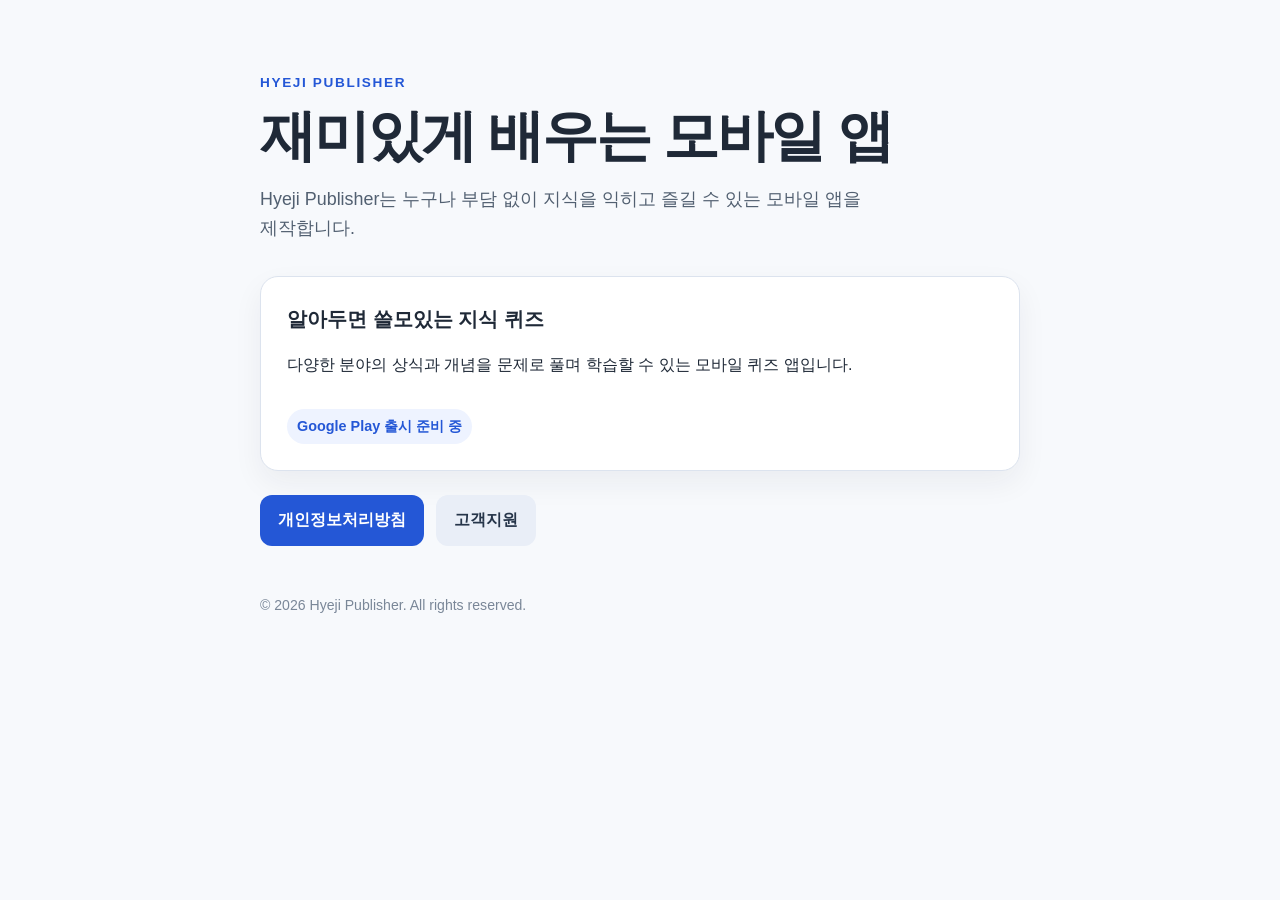
<file: index.html>
<!doctype html>
<html lang="ko">
<head>
  <meta charset="utf-8">
  <meta name="viewport" content="width=device-width, initial-scale=1">
  <title>Hyeji Publisher</title>
  <meta name="description" content="Hyeji Publisher의 모바일 앱과 지원 정보를 안내합니다.">
  <link rel="stylesheet" href="styles.css">
</head>
<body>
  <main class="container">
    <header class="hero">
      <p class="eyebrow">HYEJI PUBLISHER</p>
      <h1>재미있게 배우는 모바일 앱</h1>
      <p class="lead">
        Hyeji Publisher는 누구나 부담 없이 지식을 익히고 즐길 수 있는
        모바일 앱을 제작합니다.
      </p>
    </header>

    <section class="card">
      <h2>알아두면 쓸모있는 지식 퀴즈</h2>
      <p>
        다양한 분야의 상식과 개념을 문제로 풀며 학습할 수 있는 모바일 퀴즈 앱입니다.
      </p>
      <p class="status">Google Play 출시 준비 중</p>
    </section>

    <section class="links">
      <a class="button" href="privacy-policy.html">개인정보처리방침</a>
      <a class="button secondary" href="support.html">고객지원</a>
    </section>

    <footer>
      <p>© 2026 Hyeji Publisher. All rights reserved.</p>
    </footer>
  </main>
</body>
</html>
</file>
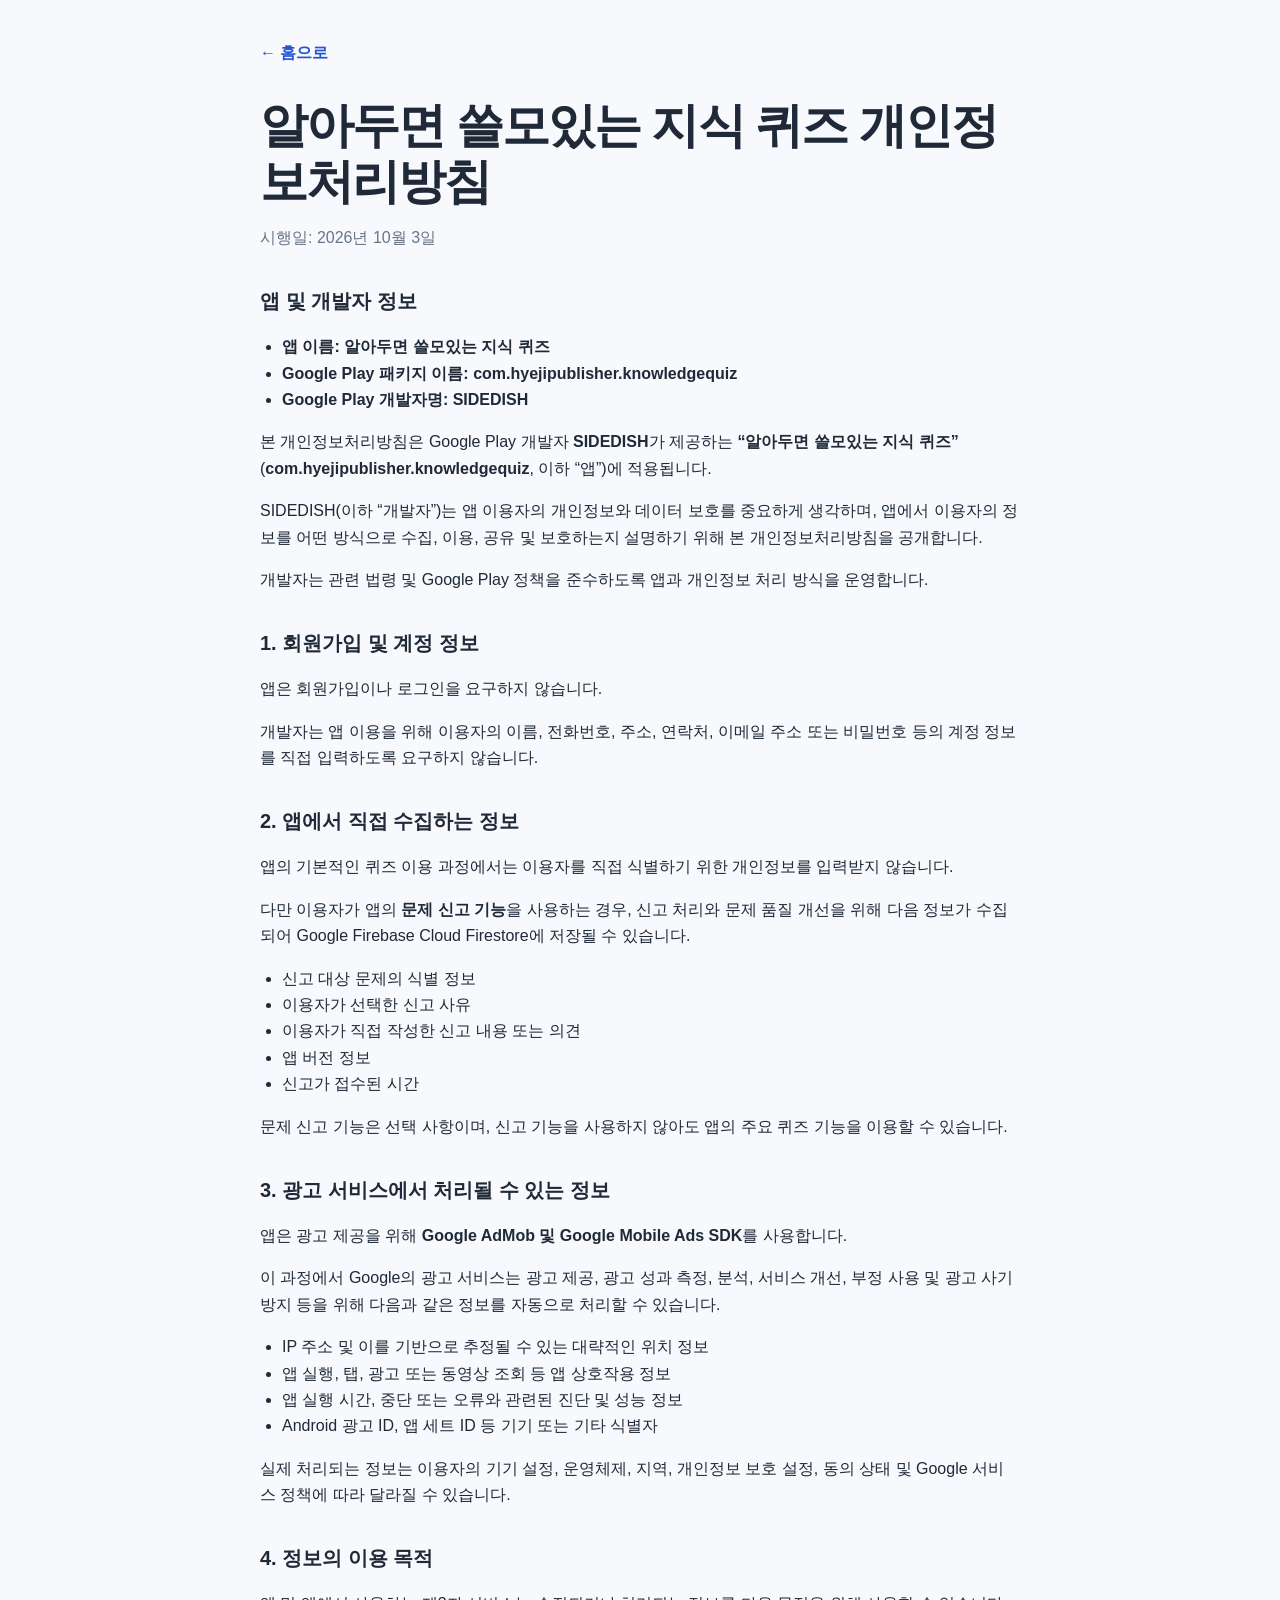
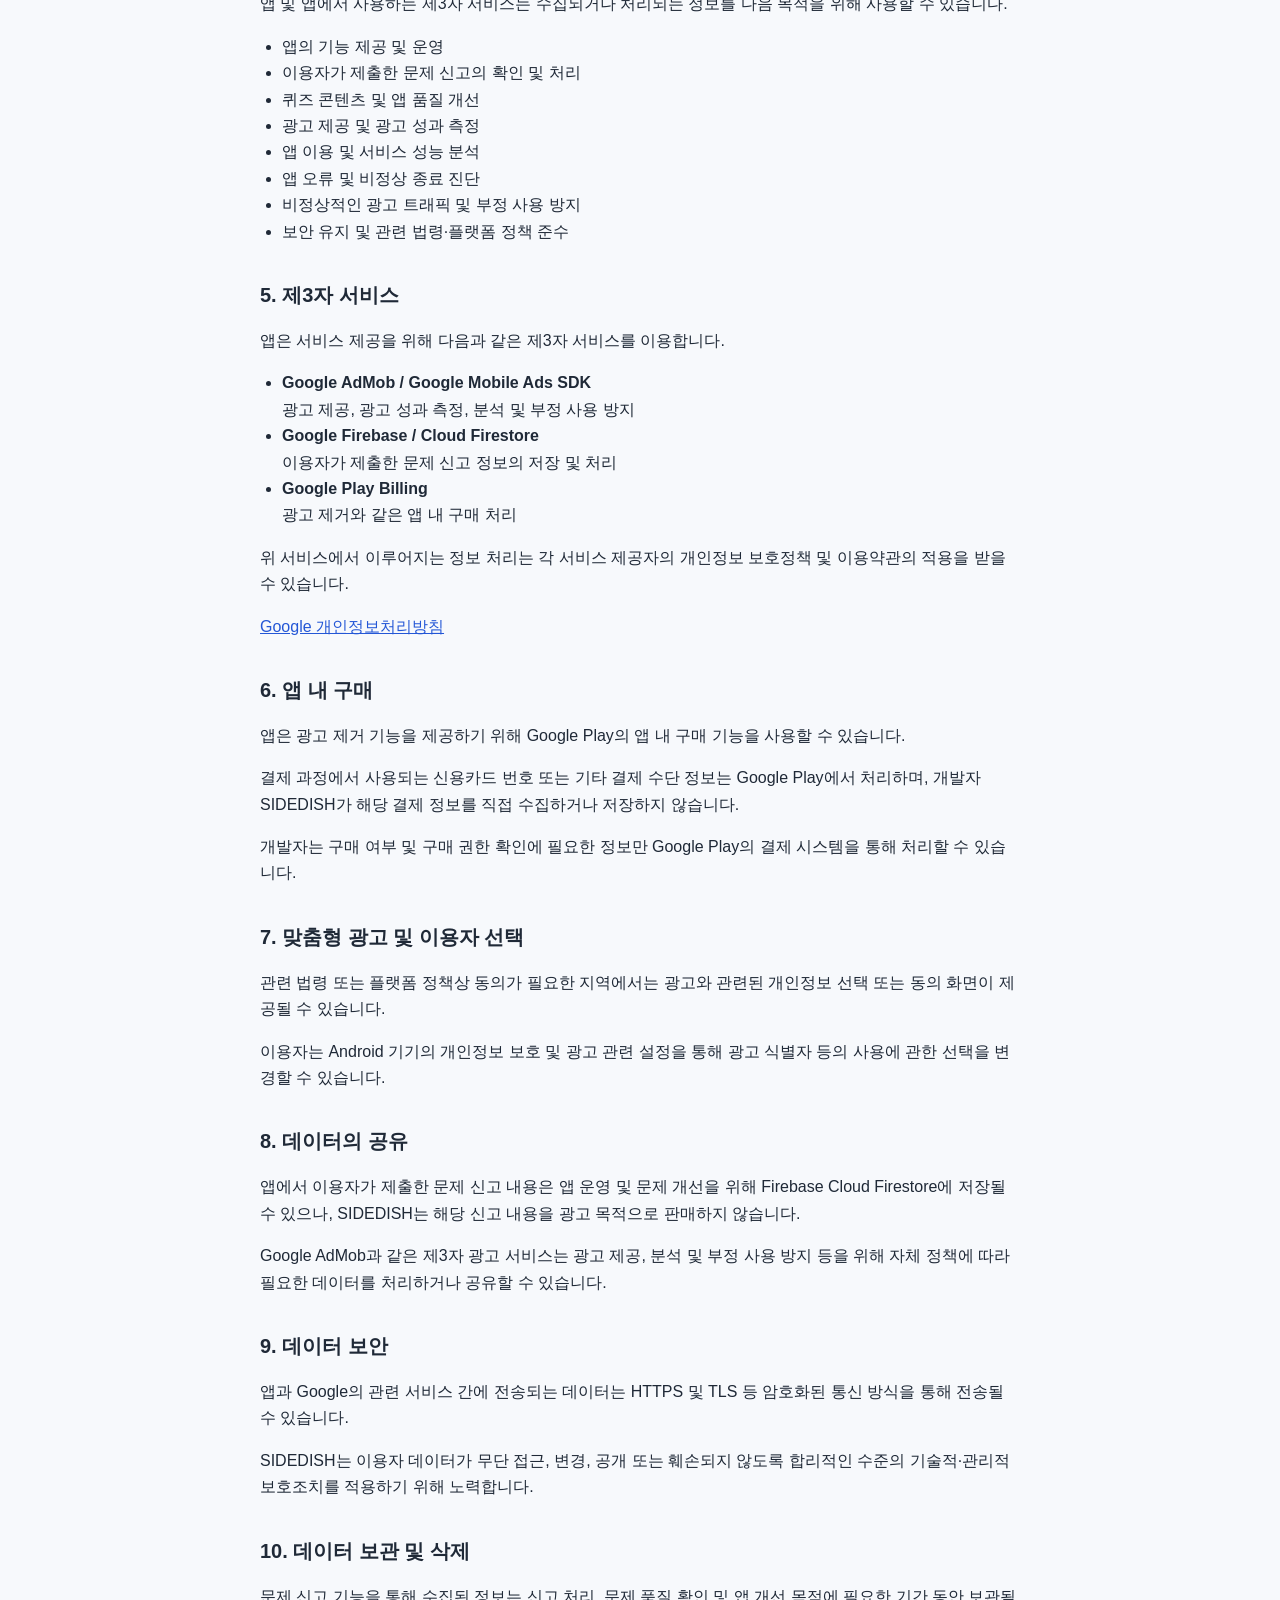
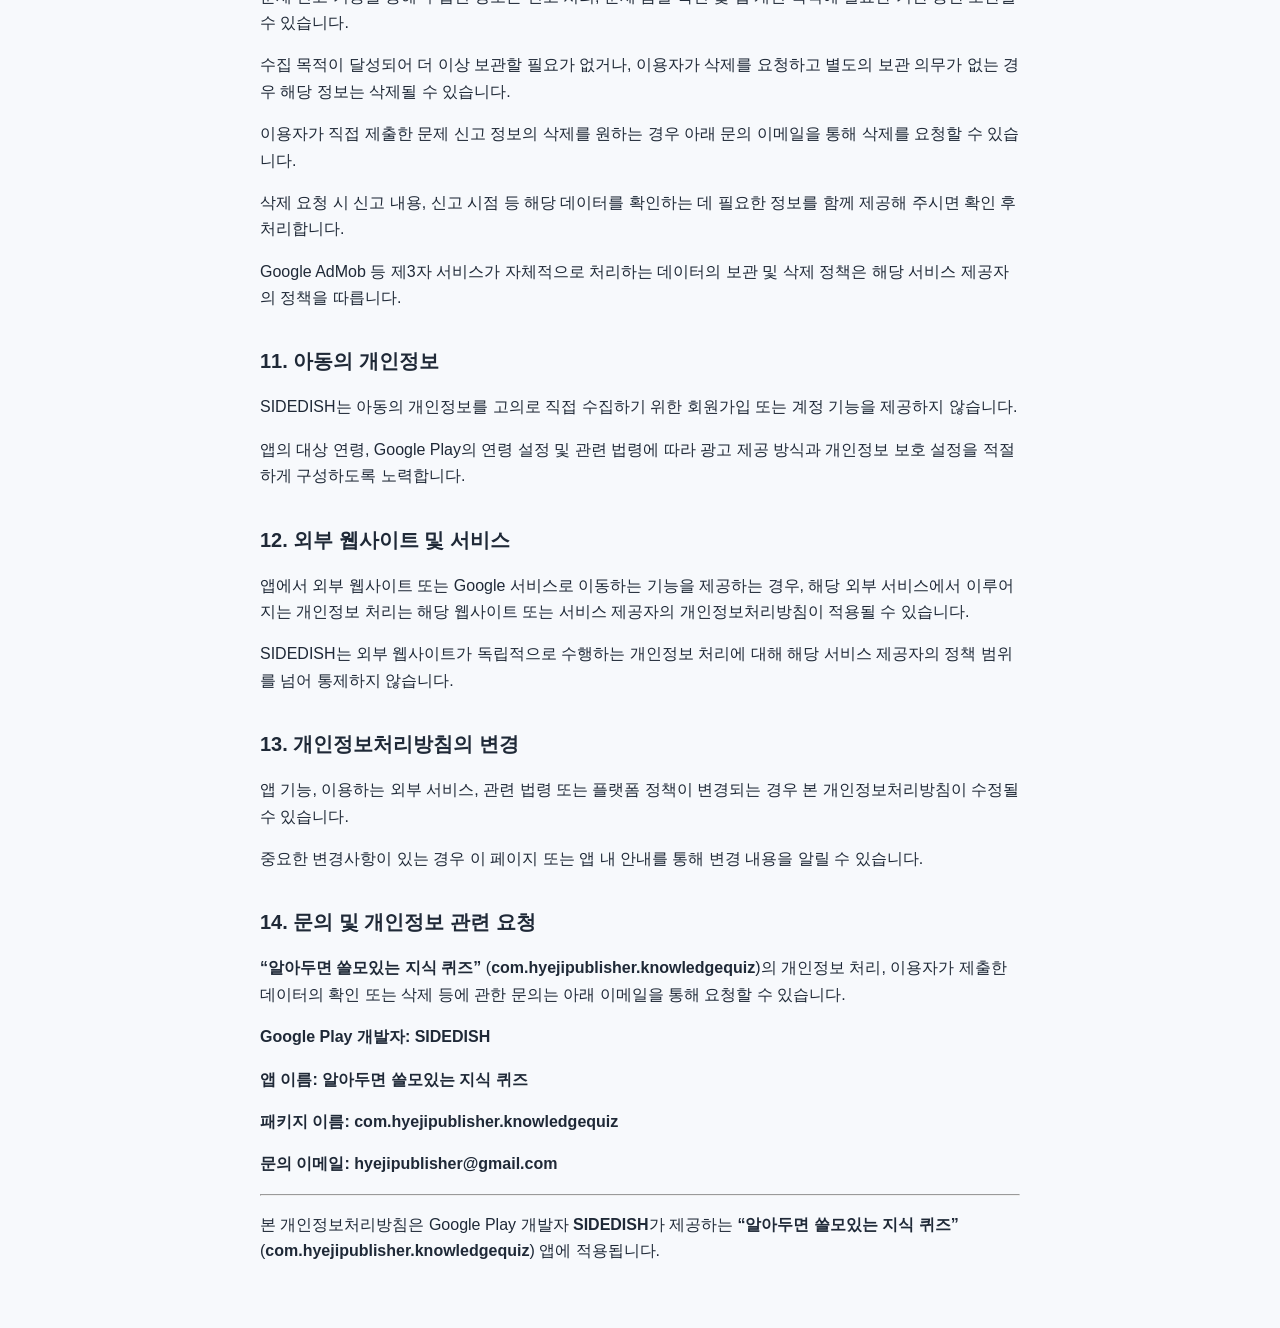
<file: privacy-policy-sidedish.html>
<!doctype html>
<html lang="ko">
<head>
  <meta charset="utf-8">
  <meta name="viewport" content="width=device-width, initial-scale=1">

  <title>알아두면 쓸모있는 지식 퀴즈 개인정보처리방침 | SIDEDISH</title>

  <meta
    name="description"
    content="Google Play 개발자 SIDEDISH가 제공하는 알아두면 쓸모있는 지식 퀴즈(com.hyejipublisher.knowledgequiz)의 개인정보처리방침입니다."
  >

  <link rel="stylesheet" href="styles.css">
</head>

<body>
  <main class="container policy">

    <a class="back" href="index.html">← 홈으로</a>

    <h1>알아두면 쓸모있는 지식 퀴즈 개인정보처리방침</h1>

    <p class="updated">
      시행일: 2026년 10월 3일
    </p>

    <h2>앱 및 개발자 정보</h2>

    <ul>
      <li>
        <strong>앱 이름: 알아두면 쓸모있는 지식 퀴즈</strong>
      </li>
      <li>
        <strong>Google Play 패키지 이름: com.hyejipublisher.knowledgequiz</strong>
      </li>
      <li>
        <strong>Google Play 개발자명: SIDEDISH</strong>
      </li>
    </ul>

    <p>
      본 개인정보처리방침은 Google Play 개발자
      <strong>SIDEDISH</strong>가 제공하는
      <strong>“알아두면 쓸모있는 지식 퀴즈”</strong>
      (<strong>com.hyejipublisher.knowledgequiz</strong>,
      이하 “앱”)에 적용됩니다.
    </p>

    <p>
      SIDEDISH(이하 “개발자”)는 앱 이용자의 개인정보와
      데이터 보호를 중요하게 생각하며, 앱에서 이용자의 정보를
      어떤 방식으로 수집, 이용, 공유 및 보호하는지 설명하기 위해
      본 개인정보처리방침을 공개합니다.
    </p>

    <p>
      개발자는 관련 법령 및 Google Play 정책을 준수하도록
      앱과 개인정보 처리 방식을 운영합니다.
    </p>


    <h2>1. 회원가입 및 계정 정보</h2>

    <p>
      앱은 회원가입이나 로그인을 요구하지 않습니다.
    </p>

    <p>
      개발자는 앱 이용을 위해 이용자의 이름, 전화번호, 주소,
      연락처, 이메일 주소 또는 비밀번호 등의 계정 정보를
      직접 입력하도록 요구하지 않습니다.
    </p>


    <h2>2. 앱에서 직접 수집하는 정보</h2>

    <p>
      앱의 기본적인 퀴즈 이용 과정에서는 이용자를 직접 식별하기 위한
      개인정보를 입력받지 않습니다.
    </p>

    <p>
      다만 이용자가 앱의 <strong>문제 신고 기능</strong>을 사용하는 경우,
      신고 처리와 문제 품질 개선을 위해 다음 정보가 수집되어
      Google Firebase Cloud Firestore에 저장될 수 있습니다.
    </p>

    <ul>
      <li>신고 대상 문제의 식별 정보</li>
      <li>이용자가 선택한 신고 사유</li>
      <li>이용자가 직접 작성한 신고 내용 또는 의견</li>
      <li>앱 버전 정보</li>
      <li>신고가 접수된 시간</li>
    </ul>

    <p>
      문제 신고 기능은 선택 사항이며,
      신고 기능을 사용하지 않아도 앱의 주요 퀴즈 기능을 이용할 수 있습니다.
    </p>


    <h2>3. 광고 서비스에서 처리될 수 있는 정보</h2>

    <p>
      앱은 광고 제공을 위해
      <strong>Google AdMob 및 Google Mobile Ads SDK</strong>를 사용합니다.
    </p>

    <p>
      이 과정에서 Google의 광고 서비스는 광고 제공, 광고 성과 측정,
      분석, 서비스 개선, 부정 사용 및 광고 사기 방지 등을 위해
      다음과 같은 정보를 자동으로 처리할 수 있습니다.
    </p>

    <ul>
      <li>
        IP 주소 및 이를 기반으로 추정될 수 있는 대략적인 위치 정보
      </li>

      <li>
        앱 실행, 탭, 광고 또는 동영상 조회 등 앱 상호작용 정보
      </li>

      <li>
        앱 실행 시간, 중단 또는 오류와 관련된 진단 및 성능 정보
      </li>

      <li>
        Android 광고 ID, 앱 세트 ID 등 기기 또는 기타 식별자
      </li>
    </ul>

    <p>
      실제 처리되는 정보는 이용자의 기기 설정, 운영체제,
      지역, 개인정보 보호 설정, 동의 상태 및 Google 서비스 정책에 따라
      달라질 수 있습니다.
    </p>


    <h2>4. 정보의 이용 목적</h2>

    <p>
      앱 및 앱에서 사용하는 제3자 서비스는 수집되거나 처리되는 정보를
      다음 목적을 위해 사용할 수 있습니다.
    </p>

    <ul>
      <li>앱의 기능 제공 및 운영</li>
      <li>이용자가 제출한 문제 신고의 확인 및 처리</li>
      <li>퀴즈 콘텐츠 및 앱 품질 개선</li>
      <li>광고 제공 및 광고 성과 측정</li>
      <li>앱 이용 및 서비스 성능 분석</li>
      <li>앱 오류 및 비정상 종료 진단</li>
      <li>비정상적인 광고 트래픽 및 부정 사용 방지</li>
      <li>보안 유지 및 관련 법령·플랫폼 정책 준수</li>
    </ul>


    <h2>5. 제3자 서비스</h2>

    <p>
      앱은 서비스 제공을 위해 다음과 같은 제3자 서비스를 이용합니다.
    </p>

    <ul>
      <li>
        <strong>Google AdMob / Google Mobile Ads SDK</strong><br>
        광고 제공, 광고 성과 측정, 분석 및 부정 사용 방지
      </li>

      <li>
        <strong>Google Firebase / Cloud Firestore</strong><br>
        이용자가 제출한 문제 신고 정보의 저장 및 처리
      </li>

      <li>
        <strong>Google Play Billing</strong><br>
        광고 제거와 같은 앱 내 구매 처리
      </li>
    </ul>

    <p>
      위 서비스에서 이루어지는 정보 처리는
      각 서비스 제공자의 개인정보 보호정책 및 이용약관의 적용을 받을 수 있습니다.
    </p>

    <p>
      <a
        href="https://policies.google.com/privacy"
        target="_blank"
        rel="noopener noreferrer"
      >
        Google 개인정보처리방침
      </a>
    </p>


    <h2>6. 앱 내 구매</h2>

    <p>
      앱은 광고 제거 기능을 제공하기 위해
      Google Play의 앱 내 구매 기능을 사용할 수 있습니다.
    </p>

    <p>
      결제 과정에서 사용되는 신용카드 번호 또는 기타 결제 수단 정보는
      Google Play에서 처리하며, 개발자 SIDEDISH가 해당 결제 정보를
      직접 수집하거나 저장하지 않습니다.
    </p>

    <p>
      개발자는 구매 여부 및 구매 권한 확인에 필요한 정보만
      Google Play의 결제 시스템을 통해 처리할 수 있습니다.
    </p>


    <h2>7. 맞춤형 광고 및 이용자 선택</h2>

    <p>
      관련 법령 또는 플랫폼 정책상 동의가 필요한 지역에서는
      광고와 관련된 개인정보 선택 또는 동의 화면이 제공될 수 있습니다.
    </p>

    <p>
      이용자는 Android 기기의 개인정보 보호 및 광고 관련 설정을 통해
      광고 식별자 등의 사용에 관한 선택을 변경할 수 있습니다.
    </p>


    <h2>8. 데이터의 공유</h2>

    <p>
      앱에서 이용자가 제출한 문제 신고 내용은
      앱 운영 및 문제 개선을 위해 Firebase Cloud Firestore에 저장될 수 있으나,
      SIDEDISH는 해당 신고 내용을 광고 목적으로 판매하지 않습니다.
    </p>

    <p>
      Google AdMob과 같은 제3자 광고 서비스는 광고 제공,
      분석 및 부정 사용 방지 등을 위해 자체 정책에 따라
      필요한 데이터를 처리하거나 공유할 수 있습니다.
    </p>


    <h2>9. 데이터 보안</h2>

    <p>
      앱과 Google의 관련 서비스 간에 전송되는 데이터는
      HTTPS 및 TLS 등 암호화된 통신 방식을 통해 전송될 수 있습니다.
    </p>

    <p>
      SIDEDISH는 이용자 데이터가 무단 접근, 변경, 공개 또는 훼손되지 않도록
      합리적인 수준의 기술적·관리적 보호조치를 적용하기 위해 노력합니다.
    </p>


    <h2>10. 데이터 보관 및 삭제</h2>

    <p>
      문제 신고 기능을 통해 수집된 정보는 신고 처리,
      문제 품질 확인 및 앱 개선 목적에 필요한 기간 동안 보관될 수 있습니다.
    </p>

    <p>
      수집 목적이 달성되어 더 이상 보관할 필요가 없거나,
      이용자가 삭제를 요청하고 별도의 보관 의무가 없는 경우
      해당 정보는 삭제될 수 있습니다.
    </p>

    <p>
      이용자가 직접 제출한 문제 신고 정보의 삭제를 원하는 경우
      아래 문의 이메일을 통해 삭제를 요청할 수 있습니다.
    </p>

    <p>
      삭제 요청 시 신고 내용, 신고 시점 등 해당 데이터를 확인하는 데
      필요한 정보를 함께 제공해 주시면 확인 후 처리합니다.
    </p>

    <p>
      Google AdMob 등 제3자 서비스가 자체적으로 처리하는 데이터의
      보관 및 삭제 정책은 해당 서비스 제공자의 정책을 따릅니다.
    </p>


    <h2>11. 아동의 개인정보</h2>

    <p>
      SIDEDISH는 아동의 개인정보를 고의로 직접 수집하기 위한
      회원가입 또는 계정 기능을 제공하지 않습니다.
    </p>

    <p>
      앱의 대상 연령, Google Play의 연령 설정 및 관련 법령에 따라
      광고 제공 방식과 개인정보 보호 설정을 적절하게 구성하도록 노력합니다.
    </p>


    <h2>12. 외부 웹사이트 및 서비스</h2>

    <p>
      앱에서 외부 웹사이트 또는 Google 서비스로 이동하는 기능을 제공하는 경우,
      해당 외부 서비스에서 이루어지는 개인정보 처리는
      해당 웹사이트 또는 서비스 제공자의 개인정보처리방침이 적용될 수 있습니다.
    </p>

    <p>
      SIDEDISH는 외부 웹사이트가 독립적으로 수행하는 개인정보 처리에 대해
      해당 서비스 제공자의 정책 범위를 넘어 통제하지 않습니다.
    </p>


    <h2>13. 개인정보처리방침의 변경</h2>

    <p>
      앱 기능, 이용하는 외부 서비스, 관련 법령 또는 플랫폼 정책이 변경되는 경우
      본 개인정보처리방침이 수정될 수 있습니다.
    </p>

    <p>
      중요한 변경사항이 있는 경우 이 페이지 또는 앱 내 안내를 통해
      변경 내용을 알릴 수 있습니다.
    </p>


    <h2>14. 문의 및 개인정보 관련 요청</h2>

    <p>
      <strong>“알아두면 쓸모있는 지식 퀴즈”</strong>
      (<strong>com.hyejipublisher.knowledgequiz</strong>)의 개인정보 처리,
      이용자가 제출한 데이터의 확인 또는 삭제 등에 관한 문의는
      아래 이메일을 통해 요청할 수 있습니다.
    </p>

    <p>
      <strong>Google Play 개발자: SIDEDISH</strong>
    </p>

    <p>
      <strong>앱 이름: 알아두면 쓸모있는 지식 퀴즈</strong>
    </p>

    <p>
      <strong>패키지 이름: com.hyejipublisher.knowledgequiz</strong>
    </p>

    <p>
      <strong>문의 이메일: hyejipublisher@gmail.com</strong>
    </p>


    <hr>

    <p>
      본 개인정보처리방침은 Google Play 개발자
      <strong>SIDEDISH</strong>가 제공하는
      <strong>“알아두면 쓸모있는 지식 퀴즈”</strong>
      (<strong>com.hyejipublisher.knowledgequiz</strong>)
      앱에 적용됩니다.
    </p>

  </main>
</body>
</html>
</file>
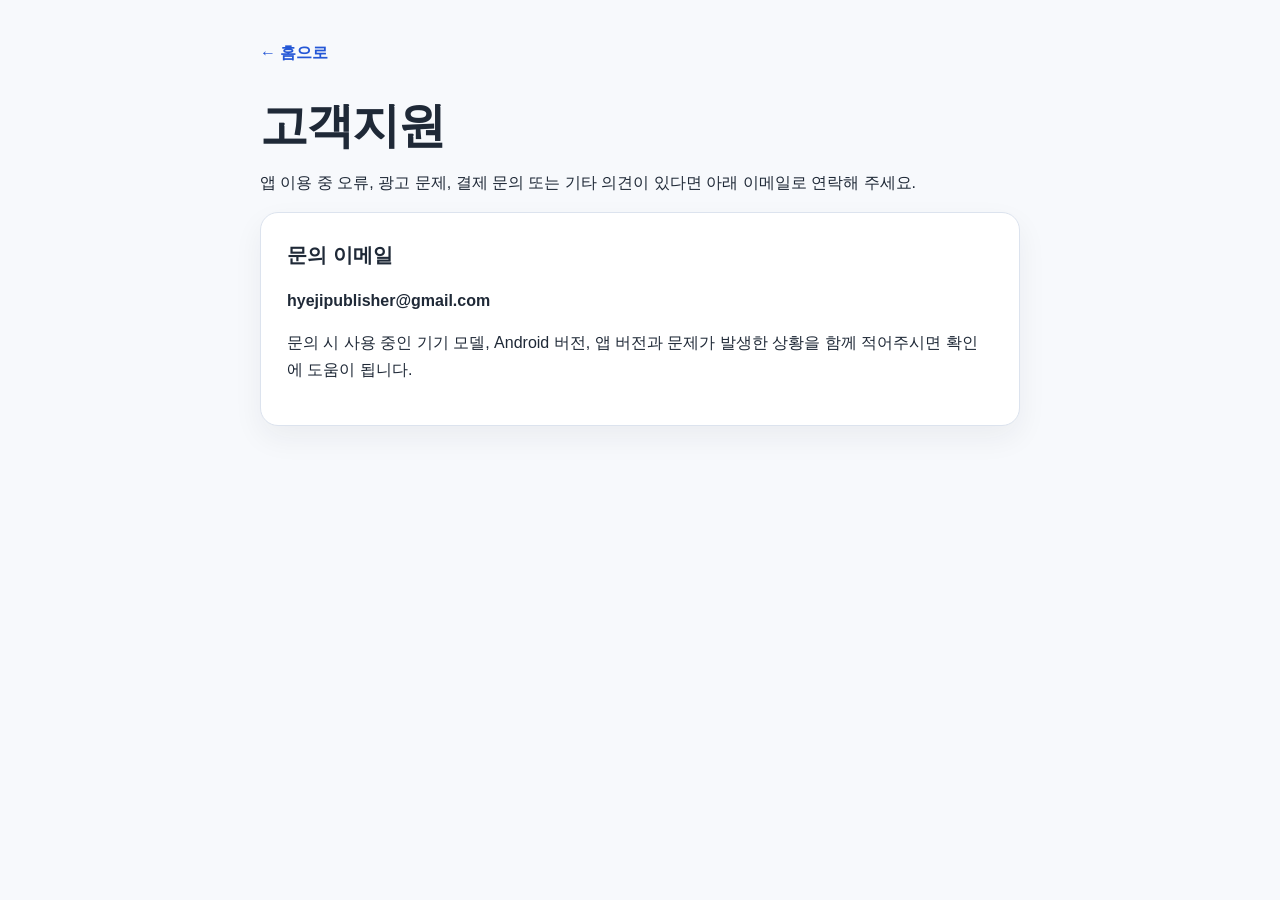
<file: support.html>
<!doctype html>
<html lang="ko">
<head>
  <meta charset="utf-8">
  <meta name="viewport" content="width=device-width, initial-scale=1">
  <title>고객지원 | Hyeji Publisher</title>
  <meta name="description" content="Hyeji Publisher 모바일 앱 고객지원 안내입니다.">
  <link rel="stylesheet" href="styles.css">
</head>
<body>
  <main class="container policy">
    <a class="back" href="index.html">← 홈으로</a>
    <h1>고객지원</h1>

    <p>
      앱 이용 중 오류, 광고 문제, 결제 문의 또는 기타 의견이 있다면 아래 이메일로 연락해 주세요.
    </p>

    <section class="card">
      <h2>문의 이메일</h2>
      <p><strong>hyejipublisher@gmail.com</strong></p>
      <p>
        문의 시 사용 중인 기기 모델, Android 버전, 앱 버전과 문제가 발생한 상황을 함께 적어주시면
        확인에 도움이 됩니다.
      </p>
    </section>

    
  </main>
</body>
</html>
</file>
<file: styles.css>
* {
  box-sizing: border-box;
}

:root {
  color-scheme: light;
  font-family: -apple-system, BlinkMacSystemFont, "Segoe UI", "Noto Sans KR",
    Arial, sans-serif;
  line-height: 1.65;
  color: #1f2937;
  background: #f7f9fc;
}

body {
  margin: 0;
}

a {
  color: #2457d6;
}

.container {
  width: min(760px, calc(100% - 36px));
  margin: 0 auto;
  padding: 72px 0 48px;
}

.hero {
  margin-bottom: 32px;
}

.eyebrow {
  margin: 0 0 10px;
  font-size: 0.85rem;
  font-weight: 800;
  letter-spacing: 0.12em;
  color: #2457d6;
}

h1 {
  margin: 0 0 16px;
  font-size: clamp(2rem, 7vw, 3.5rem);
  line-height: 1.15;
  letter-spacing: -0.04em;
}

h2 {
  margin-top: 34px;
  margin-bottom: 10px;
  font-size: 1.25rem;
}

.lead {
  max-width: 620px;
  margin: 0;
  font-size: 1.12rem;
  color: #526071;
}

.card {
  padding: 26px;
  border: 1px solid #dce3ee;
  border-radius: 18px;
  background: #ffffff;
  box-shadow: 0 12px 30px rgba(31, 41, 55, 0.06);
}

.card h2 {
  margin-top: 0;
}

.status {
  display: inline-block;
  margin-bottom: 0;
  padding: 6px 10px;
  border-radius: 999px;
  background: #eef3ff;
  color: #2457d6;
  font-size: 0.9rem;
  font-weight: 700;
}

.links {
  display: flex;
  flex-wrap: wrap;
  gap: 12px;
  margin-top: 24px;
}

.button {
  display: inline-block;
  padding: 12px 18px;
  border-radius: 12px;
  background: #2457d6;
  color: white;
  font-weight: 750;
  text-decoration: none;
}

.button.secondary {
  background: #e9eef7;
  color: #26354a;
}

footer {
  margin-top: 48px;
  color: #7a8798;
  font-size: 0.88rem;
}

.policy {
  padding-top: 40px;
}

.policy h1 {
  margin-top: 32px;
  font-size: clamp(2rem, 6vw, 3rem);
}

.updated {
  color: #687587;
}

.back {
  text-decoration: none;
  font-weight: 700;
}

.notice {
  margin-top: 28px;
  padding: 16px 18px;
  border: 1px solid #f0b75c;
  border-radius: 12px;
  background: #fff8e8;
  color: #7a4b00;
  font-weight: 650;
}

ul {
  padding-left: 22px;
}

@media (max-width: 520px) {
  .container {
    padding-top: 42px;
  }

  .button {
    width: 100%;
    text-align: center;
  }
}
</file>
